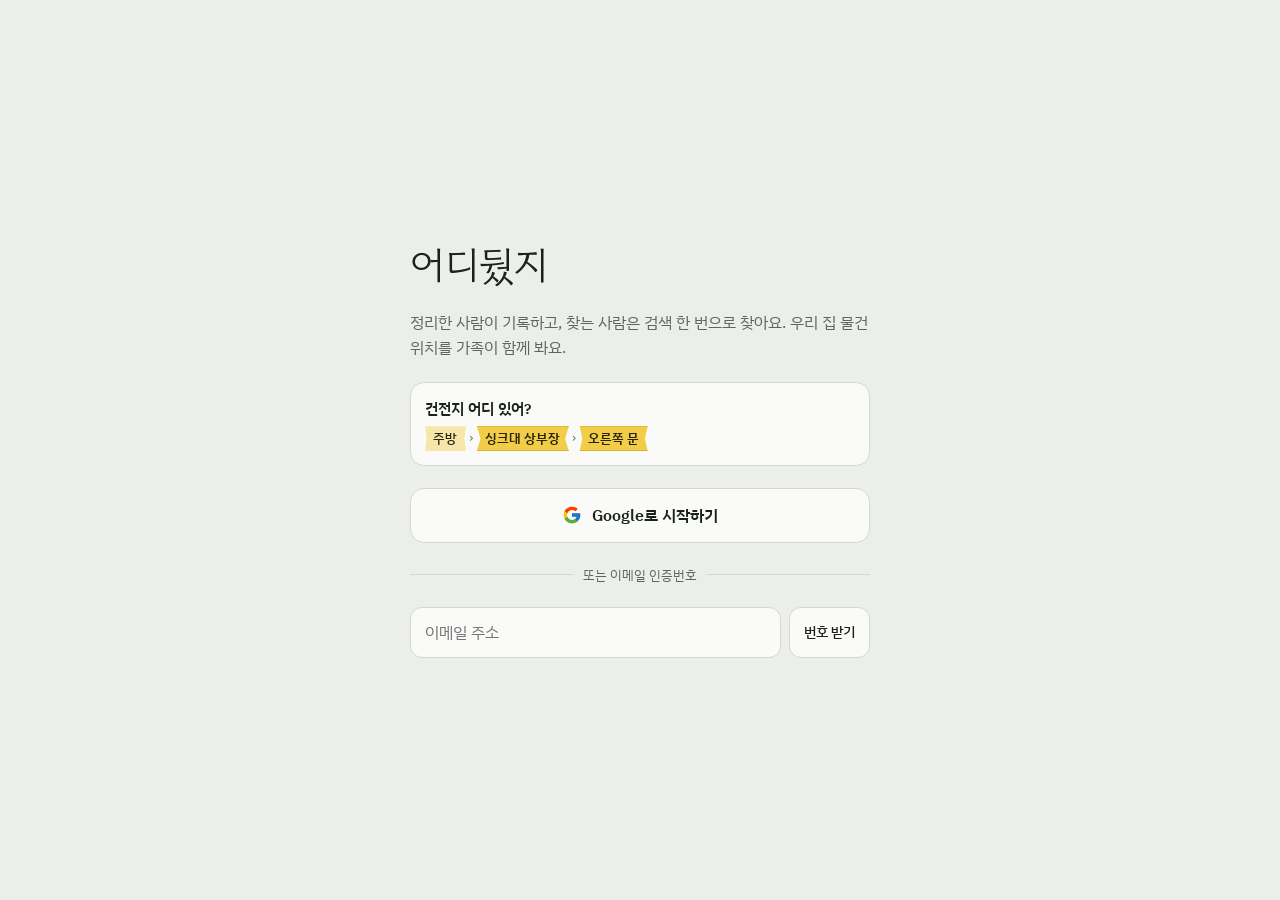
<file: index.html>
<!doctype html>
<html lang="ko">
<head>
<meta charset="utf-8">
<meta name="viewport" content="width=device-width,initial-scale=1,viewport-fit=cover">
<title>어디뒀지</title>
<meta name="description" content="정리한 물건의 위치를 사진·QR·말로 기록하고 가족이 함께 찾는 앱">
<meta name="theme-color" content="#ECEFE9" media="(prefers-color-scheme: light)">
<meta name="theme-color" content="#121714" media="(prefers-color-scheme: dark)">
<link rel="manifest" href="manifest.webmanifest">
<link rel="icon" href="icons/favicon-32.png" sizes="32x32">
<link rel="apple-touch-icon" href="icons/apple-touch-icon.png">
<meta name="apple-mobile-web-app-capable" content="yes">
<meta name="mobile-web-app-capable" content="yes">
<meta name="apple-mobile-web-app-title" content="어디뒀지">
<meta name="apple-mobile-web-app-status-bar-style" content="default">
<link rel="preconnect" href="https://fonts.googleapis.com">
<link rel="preconnect" href="https://fonts.gstatic.com" crossorigin>
<link rel="stylesheet" href="https://fonts.googleapis.com/css2?family=Gowun+Dodum&family=IBM+Plex+Mono:wght@500&family=IBM+Plex+Sans+KR:wght@400;500;600&display=swap">
<link rel="stylesheet" href="styles.css">
<style>:root{padding-top:env(safe-area-inset-top,0px);padding-bottom:env(safe-area-inset-bottom,0px)}body{margin:0}img{max-width:100%}</style>
</head>
<body>

<!-- 1. 로그인 -->
<section id="screen-login" class="wrap" hidden>
  <div class="gate">
    <h1>어디뒀지</h1>
    <p class="lead">정리한 사람이 기록하고, 찾는 사람은 검색 한 번으로 찾아요. 우리 집 물건 위치를 가족이 함께 봐요.</p>
    <div class="sample" aria-hidden="true">
      <span class="q">건전지 어디 있어?</span>
      <span class="tapes"><span class="tape dim">주방</span><i class="sep">›</i><span class="tape">싱크대 상부장</span><i class="sep">›</i><span class="tape">오른쪽 문</span></span>
    </div>
    <button class="gbtn" id="btn-google">
      <svg width="20" height="20" viewBox="0 0 48 48" aria-hidden="true"><path fill="#FFC107" d="M43.6 20.5H42V20H24v8h11.3C33.7 32.7 29.2 36 24 36c-6.6 0-12-5.4-12-12s5.4-12 12-12c3.1 0 5.8 1.2 7.9 3.1l5.7-5.7C34 6.1 29.3 4 24 4 12.9 4 4 12.9 4 24s8.9 20 20 20 20-8.9 20-20c0-1.3-.1-2.4-.4-3.5z"/><path fill="#FF3D00" d="M6.3 14.7l6.6 4.8C14.7 15.1 19 12 24 12c3.1 0 5.8 1.2 7.9 3.1l5.7-5.7C34 6.1 29.3 4 24 4 16.3 4 9.7 8.3 6.3 14.7z"/><path fill="#4CAF50" d="M24 44c5.2 0 9.9-2 13.4-5.2l-6.2-5.2C29.2 35.1 26.7 36 24 36c-5.2 0-9.6-3.3-11.3-7.9l-6.5 5C9.5 39.6 16.2 44 24 44z"/><path fill="#1976D2" d="M43.6 20.5H42V20H24v8h11.3c-.8 2.2-2.2 4.2-4.1 5.6l6.2 5.2C37 39.2 44 34 44 24c0-1.3-.1-2.4-.4-3.5z"/></svg>
      Google로 시작하기</button>
    <div class="or">또는 이메일 인증번호</div>
    <div id="email-step1" class="field">
      <div class="row"><input class="inp" id="login-email" type="email" inputmode="email" placeholder="이메일 주소" autocomplete="email"><button class="btn" id="btn-email">번호 받기</button></div>
    </div>
    <div id="email-step2" class="field" hidden>
      <label for="login-otp">메일로 받은 6자리 번호</label>
      <div class="row"><input class="inp code-inp" id="login-otp" inputmode="numeric" maxlength="8" autocomplete="one-time-code"><button class="btn primary" id="btn-otp">확인</button></div>
    </div>
    <p class="err" id="login-err" hidden></p>
  </div>
</section>

<!-- 2. 집 만들기 / 참여 -->
<section id="screen-onboard" class="wrap" hidden>
  <div class="gate">
    <h1>우리 집을<br>연결해요</h1>
    <p class="lead">한 사람이 집을 만들고, 다른 가족은 초대코드로 들어오면 같은 기록을 함께 봐요.</p>
    <div class="field"><label for="ob-name">앱에서 보일 내 이름</label><input class="inp" id="ob-name" maxlength="20" placeholder="예) 경일, 아빠, 엄마"></div>
    <div class="seg" role="group" aria-label="집 연결 방법">
      <button id="ob-tab-new" aria-pressed="true">새 집 만들기</button>
      <button id="ob-tab-join" aria-pressed="false">초대코드로 들어가기</button>
    </div>
    <div id="ob-new" class="field"><label for="ob-house">집 이름</label><input class="inp" id="ob-house" maxlength="40" value="우리 집"></div>
    <div id="ob-join" class="field" hidden><label for="ob-code">초대코드 6자리</label><input class="inp code-inp" id="ob-code" maxlength="6" autocomplete="off" placeholder="ABC123"></div>
    <button class="btn primary block" id="ob-go">시작하기</button>
    <p class="err" id="ob-err" hidden></p>
    <button class="btn" id="ob-logout" style="align-self:center">다른 계정으로 로그인</button>
  </div>
</section>

<!-- 3. 앱 -->
<div id="screen-app" hidden>
<header class="top"><div class="wrap">
  <h1 class="brand"><span id="house-name">어디뒀지</span> <small>물건 위치</small></h1>
  <div class="tools">
    <div class="status" id="status"><span class="dot"></span><span>연결 중</span></div>
    <button class="gear" data-act="settings" aria-label="설정"><svg width="20" height="20" viewBox="0 0 24 24" fill="none" stroke="currentColor" stroke-width="1.8" aria-hidden="true"><circle cx="12" cy="12" r="3"/><path d="M19.4 15a1.7 1.7 0 0 0 .3 1.8l.1.1a2 2 0 1 1-2.8 2.8l-.1-.1a1.7 1.7 0 0 0-1.8-.3 1.7 1.7 0 0 0-1 1.5V21a2 2 0 1 1-4 0v-.1a1.7 1.7 0 0 0-1.1-1.5 1.7 1.7 0 0 0-1.8.3l-.1.1a2 2 0 1 1-2.8-2.8l.1-.1a1.7 1.7 0 0 0 .3-1.8 1.7 1.7 0 0 0-1.5-1H3a2 2 0 1 1 0-4h.1a1.7 1.7 0 0 0 1.5-1.1 1.7 1.7 0 0 0-.3-1.8l-.1-.1a2 2 0 1 1 2.8-2.8l.1.1a1.7 1.7 0 0 0 1.8.3H9a1.7 1.7 0 0 0 1-1.5V3a2 2 0 1 1 4 0v.1a1.7 1.7 0 0 0 1 1.5 1.7 1.7 0 0 0 1.8-.3l.1-.1a2 2 0 1 1 2.8 2.8l-.1.1a1.7 1.7 0 0 0-.3 1.8V9a1.7 1.7 0 0 0 1.5 1H21a2 2 0 1 1 0 4h-.1a1.7 1.7 0 0 0-1.5 1z"/></svg></button>
  </div>
</div></header>

<main class="wrap">
  <div id="demo-bar" class="demo-bar" hidden></div>
  <section class="view" id="view-find">
    <div>
      <div class="search">
        <div class="search-box">
          <svg width="20" height="20" viewBox="0 0 24 24" fill="none" stroke="currentColor" stroke-width="2" aria-hidden="true"><circle cx="11" cy="11" r="7"/><path d="M20 20l-3.5-3.5"/></svg>
          <input id="q" type="search" placeholder="무엇을 찾으세요?" autocomplete="off" aria-label="물건 검색">
        </div>
        <button class="icon-btn" data-act="scan" data-target="browse" aria-label="수납함 QR 찍기">
          <svg width="22" height="22" viewBox="0 0 24 24" fill="none" stroke="currentColor" stroke-width="1.8" aria-hidden="true"><path d="M4 8V5a1 1 0 0 1 1-1h3M16 4h3a1 1 0 0 1 1 1v3M20 16v3a1 1 0 0 1-1 1h-3M8 20H5a1 1 0 0 1-1-1v-3"/><rect x="8" y="8" width="8" height="8" rx="1"/></svg>QR
        </button>
      </div>
      <p class="hint">이름, 메모, 장소로 찾아요. 초성(ㄱㅈㅈ)도 돼요.</p>
    </div>
    <div id="find-body" class="view"></div>
  </section>
  <section class="view" id="view-browse" hidden><div id="browse-body" class="view"></div></section>
  <section class="view" id="view-recent" hidden><div id="recent-body" class="view"></div></section>
</main>

<nav class="nav" aria-label="메뉴"><div class="in">
  <button class="tab" data-tab="find" aria-current="page"><svg width="22" height="22" viewBox="0 0 24 24" fill="none" stroke="currentColor" stroke-width="1.8" aria-hidden="true"><circle cx="11" cy="11" r="7"/><path d="M20 20l-3.5-3.5"/></svg>찾기</button>
  <button class="tab" data-tab="browse"><svg width="22" height="22" viewBox="0 0 24 24" fill="none" stroke="currentColor" stroke-width="1.8" aria-hidden="true"><path d="M3 10.5L12 4l9 6.5V20a1 1 0 0 1-1 1h-5v-6H9v6H4a1 1 0 0 1-1-1z"/></svg>방별 보기</button>
  <button class="fab" data-act="new-item"><svg width="18" height="18" viewBox="0 0 24 24" fill="none" stroke="currentColor" stroke-width="2.4" aria-hidden="true"><path d="M12 5v14M5 12h14"/></svg>정리 기록</button>
  <button class="tab" data-tab="recent"><svg width="22" height="22" viewBox="0 0 24 24" fill="none" stroke="currentColor" stroke-width="1.8" aria-hidden="true"><circle cx="12" cy="12" r="8.5"/><path d="M12 7.5V12l3 2"/></svg>최근 변경<span class="pip" id="pip" hidden></span></button>
</div></nav>
</div>

<div id="sheet-root"></div>
<div id="toast" class="toast" role="status" hidden></div>
<div id="print-area" aria-hidden="true"></div>
<input type="file" id="scan-cam" accept="image/*" capture="environment" hidden>
<input type="file" id="photo-cam" accept="image/*" capture="environment" hidden>
<input type="file" id="photo-lib" accept="image/*" hidden>

<script src="vendor/supabase.js"></script>
<script src="vendor/qrcode.js"></script>
<script src="vendor/jsQR.js"></script>
<script src="config.js"></script>
<script src="app.js"></script>
</body>
</html>
</file>
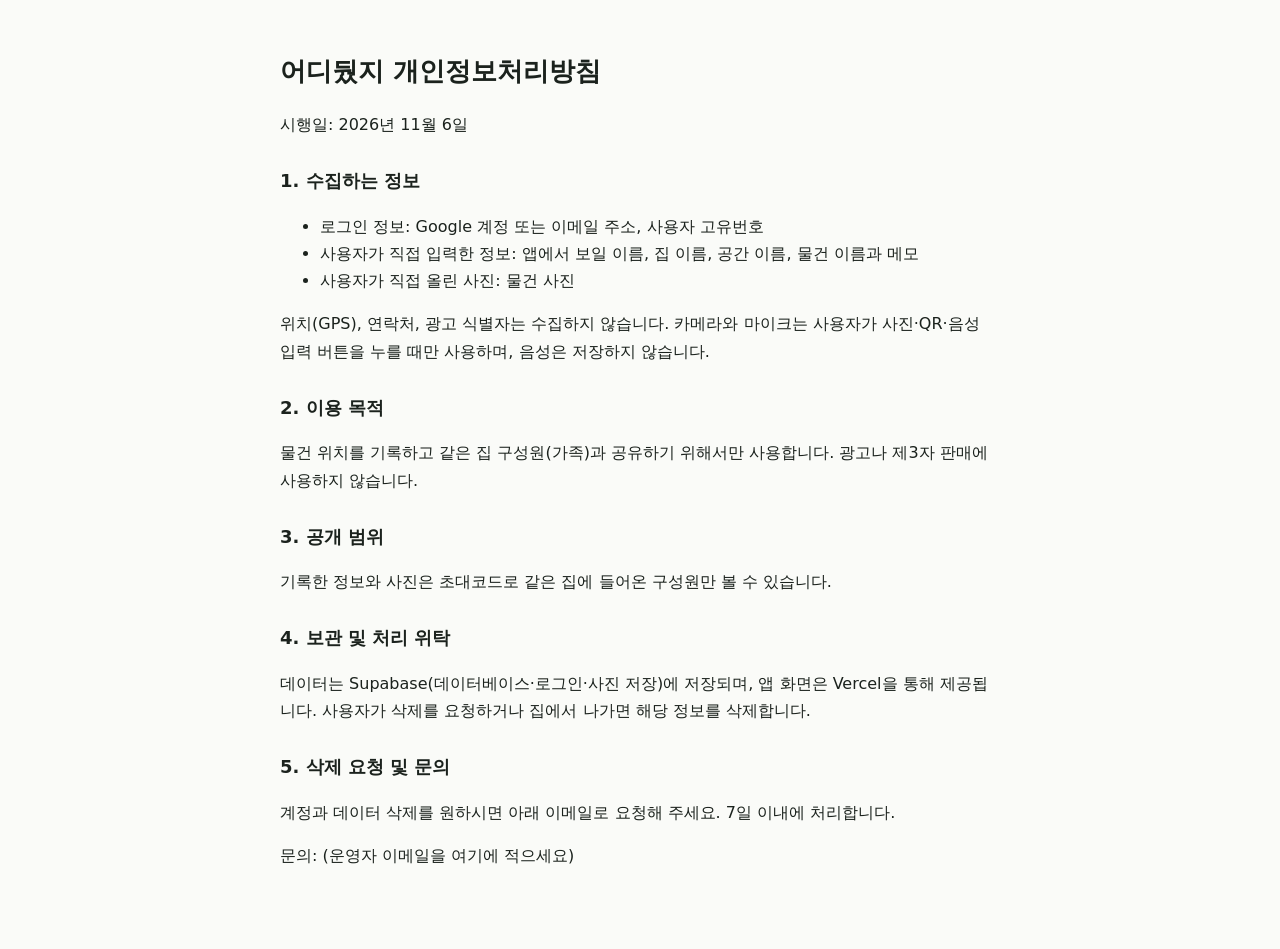
<file: privacy.html>
<!doctype html>
<html lang="ko">
<head>
<meta charset="utf-8">
<meta name="viewport" content="width=device-width,initial-scale=1">
<title>어디뒀지 개인정보처리방침</title>
<style>
body{font-family:"Apple SD Gothic Neo","Malgun Gothic",system-ui,sans-serif;line-height:1.7;color:#1B221D;background:#FAFBF8;margin:0}
main{max-width:720px;margin:0 auto;padding:32px 16px 64px}
h1{font-size:26px}h2{font-size:18px;margin-top:28px}
@media (prefers-color-scheme:dark){body{background:#121714;color:#E7ECE5}}
</style>
</head>
<body><main>
<h1>어디뒀지 개인정보처리방침</h1>
<p>시행일: 2026년 11월 6일</p>

<h2>1. 수집하는 정보</h2>
<ul>
<li>로그인 정보: Google 계정 또는 이메일 주소, 사용자 고유번호</li>
<li>사용자가 직접 입력한 정보: 앱에서 보일 이름, 집 이름, 공간 이름, 물건 이름과 메모</li>
<li>사용자가 직접 올린 사진: 물건 사진</li>
</ul>
<p>위치(GPS), 연락처, 광고 식별자는 수집하지 않습니다. 카메라와 마이크는 사용자가 사진·QR·음성 입력 버튼을 누를 때만 사용하며, 음성은 저장하지 않습니다.</p>

<h2>2. 이용 목적</h2>
<p>물건 위치를 기록하고 같은 집 구성원(가족)과 공유하기 위해서만 사용합니다. 광고나 제3자 판매에 사용하지 않습니다.</p>

<h2>3. 공개 범위</h2>
<p>기록한 정보와 사진은 초대코드로 같은 집에 들어온 구성원만 볼 수 있습니다.</p>

<h2>4. 보관 및 처리 위탁</h2>
<p>데이터는 Supabase(데이터베이스·로그인·사진 저장)에 저장되며, 앱 화면은 Vercel을 통해 제공됩니다. 사용자가 삭제를 요청하거나 집에서 나가면 해당 정보를 삭제합니다.</p>

<h2>5. 삭제 요청 및 문의</h2>
<p>계정과 데이터 삭제를 원하시면 아래 이메일로 요청해 주세요. 7일 이내에 처리합니다.</p>
<p>문의: <span id="contact">(운영자 이메일을 여기에 적으세요)</span></p>
</main></body>
</html>
</file>
<file: styles.css>
/* Layout: one-column phone app — sticky header, search-first home, bottom tab bar, bottom sheets for forms. Locations are shown as strips of label tape. */
:root{
  --bg:#ECEFE9; --surface:#FAFBF8; --sunk:#E2E7DE; --line:#D2D9CD;
  --fg:#1B221D; --muted:#5B675E;
  --ink:#2440C8; --ink-fg:#FFFFFF; --ink-soft:#DDE3FA;
  --tape:#F2CD48; --tape-fg:#2B240C; --tape-edge:#D9B22E;
  --danger:#B3352A; --ok:#2C7A4C;
  --shadow:0 1px 2px rgba(27,34,29,.06),0 6px 20px rgba(27,34,29,.07);
  --f-display:"Gowun Dodum","Apple SD Gothic Neo","Malgun Gothic",sans-serif;
  --f-body:"IBM Plex Sans KR","Apple SD Gothic Neo","Malgun Gothic",system-ui,sans-serif;
  --f-mono:"IBM Plex Mono",ui-monospace,Menlo,Consolas,monospace;
  --r:14px;
}
@media (prefers-color-scheme: dark){:root:not([data-theme="light"]){
  --bg:#121714; --surface:#1B221E; --sunk:#232B26; --line:#2F3934;
  --fg:#E7ECE5; --muted:#9BA89F;
  --ink:#8FA3FF; --ink-fg:#0E1430; --ink-soft:#252F57;
  --tape:#D8B43C; --tape-fg:#1D1806; --tape-edge:#B8962A;
  --danger:#FF8C80; --ok:#6FD39A;
  --shadow:0 1px 2px rgba(0,0,0,.3),0 6px 20px rgba(0,0,0,.25);
  color-scheme:dark}}
:root[data-theme="dark"]{
  --bg:#121714; --surface:#1B221E; --sunk:#232B26; --line:#2F3934;
  --fg:#E7ECE5; --muted:#9BA89F;
  --ink:#8FA3FF; --ink-fg:#0E1430; --ink-soft:#252F57;
  --tape:#D8B43C; --tape-fg:#1D1806; --tape-edge:#B8962A;
  --danger:#FF8C80; --ok:#6FD39A;
  --shadow:0 1px 2px rgba(0,0,0,.3),0 6px 20px rgba(0,0,0,.25);
  color-scheme:dark}
*{box-sizing:border-box}
[hidden]{display:none!important}
body{background:var(--bg);color:var(--fg);font-family:var(--f-body);font-size:15px;line-height:1.55;-webkit-tap-highlight-color:transparent}
body::before{content:"";position:fixed;inset:0 0 auto;height:env(safe-area-inset-top,0px);z-index:10;background:var(--bg)}
button,input,select,textarea{font:inherit;color:inherit}
button{cursor:pointer}
:focus-visible{outline:2px solid var(--ink);outline-offset:2px}
.wrap{max-width:640px;margin:0 auto;padding-left:max(16px,env(safe-area-inset-left,0px));padding-right:max(16px,env(safe-area-inset-right,0px))}

/* header */
.top{position:sticky;top:env(safe-area-inset-top,0px);z-index:5;background:var(--bg)}
.top .wrap{display:flex;align-items:center;justify-content:space-between;gap:12px;padding-block:14px 10px}
.brand{font-family:var(--f-display);font-size:24px;letter-spacing:-.01em;margin:0;display:flex;align-items:baseline;gap:8px}
.brand small{font-family:var(--f-body);font-size:12px;color:var(--muted);letter-spacing:0}
.status{display:flex;align-items:center;gap:6px;font-size:12px;color:var(--muted);white-space:nowrap}
.dot{width:8px;height:8px;border-radius:50%;background:var(--muted)}
.dot.live{background:var(--ok);box-shadow:0 0 0 3px color-mix(in srgb,var(--ok) 25%,transparent)}
.demo-bar{background:var(--ink-soft);color:var(--fg);font-size:13px;border-radius:10px;padding:8px 12px;margin-bottom:10px}

main{padding-bottom:calc(110px + env(safe-area-inset-bottom,0px))}
.view{display:flex;flex-direction:column;gap:18px;padding-top:4px}
h2.sec{font-size:12px;font-weight:600;letter-spacing:.08em;color:var(--muted);margin:0 0 8px;text-transform:uppercase}

/* search */
.search{display:flex;gap:8px;align-items:stretch}
.search-box{flex:1;min-width:0;position:relative}
.search-box input{width:100%;height:54px;border-radius:16px;border:1.5px solid var(--line);background:var(--surface);padding:0 16px 0 44px;font-size:17px;box-shadow:var(--shadow)}
.search-box input:focus{border-color:var(--ink);outline:none}
.search-box svg{position:absolute;left:15px;top:50%;transform:translateY(-50%);color:var(--muted)}
.icon-btn{flex:none;height:54px;min-width:54px;border-radius:16px;border:1.5px solid var(--line);background:var(--surface);display:flex;flex-direction:column;align-items:center;justify-content:center;font-size:11px;color:var(--muted);gap:2px;padding:0 8px}
.icon-btn svg{color:var(--fg)}
.hint{font-size:13px;color:var(--muted);margin:6px 2px 0}

/* label tape */
.tapes{display:flex;flex-wrap:wrap;align-items:center;gap:4px 2px;min-width:0}
.tape{font-family:var(--f-body);font-weight:600;font-size:12.5px;background:var(--tape);color:var(--tape-fg);padding:2px 9px 2px 8px;line-height:1.5;
  clip-path:polygon(0 0,100% 0,96% 50%,100% 100%,0 100%,4% 50%);border-top:1px solid var(--tape-edge);border-bottom:1px solid var(--tape-edge);word-break:keep-all}
.tape.dim{background:color-mix(in srgb,var(--tape) 45%,var(--surface));border-color:transparent;font-weight:500}
.sep{font-style:normal;color:var(--muted);font-size:12px;padding:0 1px}
.nopath{font-size:12.5px;color:var(--danger)}

/* cards */
.list{display:flex;flex-direction:column;gap:8px}
.card{display:flex;gap:12px;align-items:center;text-align:left;width:100%;background:var(--surface);border:1px solid var(--line);border-radius:var(--r);padding:10px}
.card:active{transform:scale(.99)}
.thumb{flex:none;width:56px;height:56px;border-radius:10px;background:var(--sunk);display:grid;place-items:center;font-family:var(--f-display);font-size:22px;color:var(--muted);overflow:hidden}
.thumb img{width:100%;height:100%;object-fit:cover;display:block}
.cbody{flex:1;min-width:0;display:flex;flex-direction:column;gap:4px}
.cname{font-weight:600;font-size:16px;line-height:1.3;overflow-wrap:anywhere}
.cmeta{font-size:12px;color:var(--muted)}
.empty{background:var(--surface);border:1.5px dashed var(--line);border-radius:var(--r);padding:22px 18px;text-align:center;color:var(--muted)}
.empty strong{display:block;color:var(--fg);font-family:var(--f-display);font-size:19px;font-weight:400;margin-bottom:4px}

.banner{display:flex;gap:12px;align-items:center;width:100%;text-align:left;border:none;border-radius:var(--r);background:var(--ink);color:var(--ink-fg);padding:12px 14px}
.banner b{font-weight:600}
.banner .bsub{display:block;font-size:13px;opacity:.85;overflow-wrap:anywhere}
.badge{flex:none;min-width:30px;height:30px;border-radius:15px;background:var(--ink-fg);color:var(--ink);display:grid;place-items:center;font-weight:700;font-variant-numeric:tabular-nums;padding:0 8px}

.chips{display:flex;flex-wrap:wrap;gap:6px}
.chip{border:1px solid var(--line);background:var(--surface);border-radius:999px;padding:6px 12px;font-size:14px}
.chip[aria-pressed="true"]{background:var(--fg);color:var(--bg);border-color:var(--fg)}
.chip small{color:var(--muted);margin-left:4px;font-variant-numeric:tabular-nums}
.chip[aria-pressed="true"] small{color:inherit;opacity:.7}

/* browse */
.crumbs{display:flex;flex-wrap:wrap;gap:4px;align-items:center;font-size:14px}
.crumbs button{border:none;background:none;padding:4px 2px;color:var(--ink);font-weight:500}
.crumbs .here{font-family:var(--f-display);font-size:22px;color:var(--fg);width:100%;padding:2px 0 0}
.places{display:grid;grid-template-columns:repeat(auto-fill,minmax(150px,1fr));gap:8px}
.place{display:flex;flex-direction:column;align-items:flex-start;gap:6px;text-align:left;background:var(--surface);border:1px solid var(--line);border-radius:var(--r);padding:12px;min-width:0}
.place .pn{font-weight:600;font-size:16px;line-height:1.3;overflow-wrap:anywhere}
.place .pm{display:flex;gap:6px;align-items:center;font-size:12px;color:var(--muted);flex-wrap:wrap}
.kind{font-family:var(--f-mono);font-size:10.5px;letter-spacing:.04em;border:1px solid var(--line);border-radius:4px;padding:0 5px;color:var(--muted)}
.kind.box{border-color:var(--tape-edge);color:var(--fg);background:color-mix(in srgb,var(--tape) 30%,transparent)}
.actions{display:flex;flex-wrap:wrap;gap:8px}
.btn{border:1px solid var(--line);background:var(--surface);border-radius:12px;padding:10px 14px;font-size:14px;font-weight:500}
.btn.primary{background:var(--ink);color:var(--ink-fg);border-color:var(--ink)}
.btn.danger{color:var(--danger);border-color:color-mix(in srgb,var(--danger) 40%,var(--line))}
.btn.danger.solid{background:var(--danger);color:var(--surface);border-color:var(--danger)}
.btn.block{width:100%;padding:14px;font-size:16px}
.btn:disabled{opacity:.5}

/* recent */
.day{font-size:13px;font-weight:600;color:var(--muted);margin:6px 0 2px}
.log{display:flex;gap:10px;text-align:left;width:100%;background:var(--surface);border:1px solid var(--line);border-radius:12px;padding:10px 12px}
.who{flex:none;width:34px;height:34px;border-radius:50%;display:grid;place-items:center;font-size:12px;font-weight:600;background:var(--sunk)}
.who.me{background:var(--ink-soft);color:var(--fg)}
.who.other{background:var(--tape);color:var(--tape-fg)}
.lbody{flex:1;min-width:0;display:flex;flex-direction:column;gap:3px}
.lhead{font-size:14px;overflow-wrap:anywhere}
.lhead b{font-weight:600}
.move{font-size:12.5px;color:var(--muted);overflow-wrap:anywhere}
.move .to{color:var(--fg);font-weight:500}
.ltime{font-size:12px;color:var(--muted);font-variant-numeric:tabular-nums;white-space:nowrap}

/* bottom nav */
.nav{position:fixed;left:0;right:0;bottom:0;z-index:6;background:color-mix(in srgb,var(--surface) 94%,transparent);backdrop-filter:blur(10px);border-top:1px solid var(--line);
  padding-bottom:env(safe-area-inset-bottom,0px);padding-left:env(safe-area-inset-left,0px);padding-right:env(safe-area-inset-right,0px)}
.nav .in{max-width:640px;margin:0 auto;display:grid;grid-template-columns:1fr 1fr 1.2fr 1fr;align-items:center;padding:6px 8px}
.tab{border:none;background:none;display:flex;flex-direction:column;align-items:center;gap:2px;font-size:11.5px;color:var(--muted);padding:6px 0;position:relative}
.tab[aria-current="page"]{color:var(--fg);font-weight:600}
.tab .pip{position:absolute;top:2px;right:calc(50% - 18px);min-width:16px;height:16px;border-radius:8px;background:var(--danger);color:var(--surface);font-size:10px;display:grid;place-items:center;padding:0 4px;font-weight:700}
.fab{border:none;background:var(--ink);color:var(--ink-fg);border-radius:16px;height:48px;margin:0 6px;font-weight:600;font-size:14px;display:flex;align-items:center;justify-content:center;gap:6px;box-shadow:var(--shadow)}

/* sheet */
.scrim{position:fixed;inset:0;z-index:20;background:rgba(10,14,12,.45);display:flex;align-items:flex-end;justify-content:center}
.sheet{width:100%;max-width:640px;max-height:92%;overflow:auto;background:var(--bg);border-radius:20px 20px 0 0;
  padding:8px max(16px,env(safe-area-inset-right,0px)) calc(20px + env(safe-area-inset-bottom,0px)) max(16px,env(safe-area-inset-left,0px));display:flex;flex-direction:column;gap:16px}
.grab{width:40px;height:4px;border-radius:2px;background:var(--line);margin:4px auto 0}
.shead{display:flex;justify-content:space-between;align-items:center;gap:10px}
.shead h3{font-family:var(--f-display);font-weight:400;font-size:22px;margin:0;overflow-wrap:anywhere;min-width:0}
.x{border:none;background:var(--sunk);width:36px;height:36px;border-radius:50%;font-size:18px;flex:none}
.field{display:flex;flex-direction:column;gap:6px}
.field>label,.flabel{font-size:13px;font-weight:600;color:var(--muted)}
.inp{width:100%;border:1.5px solid var(--line);background:var(--surface);border-radius:12px;padding:12px 14px;font-size:16px}
.inp:focus{outline:none;border-color:var(--ink)}
textarea.inp{min-height:70px;resize:vertical}
.row{display:flex;gap:8px;align-items:stretch}
.row .inp{flex:1;min-width:0}
.voice{background:var(--surface);border:1.5px dashed var(--ink);border-radius:var(--r);padding:12px;display:flex;flex-direction:column;gap:8px}
.voice .flabel{color:var(--ink)}
.photo{display:flex;gap:10px;align-items:center}
.pprev{width:84px;height:84px;border-radius:12px;background:var(--sunk);display:grid;place-items:center;overflow:hidden;color:var(--muted);font-size:12px;flex:none;text-align:center}
.pprev img{width:100%;height:100%;object-fit:cover}
.pbtns{display:flex;flex-wrap:wrap;gap:6px}
.picker{background:var(--surface);border:1.5px solid var(--line);border-radius:var(--r);padding:12px;display:flex;flex-direction:column;gap:10px}
.pk-list{display:flex;flex-wrap:wrap;gap:6px}
.pk-list button{border:1px solid var(--line);background:var(--bg);border-radius:10px;padding:8px 12px;font-size:14px;display:flex;align-items:center;gap:6px}
.pk-tools{display:flex;gap:6px;flex-wrap:wrap}
.pk-tools button{border:none;background:var(--sunk);border-radius:8px;padding:6px 10px;font-size:13px}
.big-photo{width:100%;max-height:340px;object-fit:cover;border-radius:var(--r);display:block;max-width:100%}
.memo{background:var(--surface);border-radius:12px;padding:12px;white-space:pre-wrap;overflow-wrap:anywhere}
.confirm{display:flex;flex-direction:column;gap:8px;background:color-mix(in srgb,var(--danger) 10%,var(--surface));border:1px solid color-mix(in srgb,var(--danger) 40%,var(--line));border-radius:12px;padding:12px}
.label-prev{background:#fff;border-radius:12px;padding:8px;border:1px solid var(--line)}
.label-prev img{display:block;width:100%;height:auto}
#qr-hidden{position:absolute;left:-9999px;top:0}

.toast{position:fixed;left:50%;transform:translateX(-50%);bottom:calc(84px + env(safe-area-inset-bottom,0px));z-index:30;background:var(--fg);color:var(--bg);padding:10px 16px;border-radius:12px;font-size:14px;max-width:calc(100% - 32px);box-shadow:var(--shadow)}
.skel{height:64px;border-radius:var(--r);background:var(--sunk);animation:pulse 1.4s ease-in-out infinite}
@keyframes pulse{50%{opacity:.55}}
@media (prefers-reduced-motion:reduce){.skel{animation:none}.card:active{transform:none}}

/* ---------- PWA additions ---------- */
html,body{min-height:100%}
.top .tools{display:flex;align-items:center;gap:8px}
.gear{border:1px solid var(--line);background:var(--surface);width:38px;height:38px;border-radius:12px;display:grid;place-items:center;color:var(--fg)}

/* login / onboarding */
.gate{min-height:100vh;min-height:100dvh;display:flex;flex-direction:column;justify-content:center;gap:22px;padding-block:40px;max-width:460px;margin:0 auto}
.gate h1{font-family:var(--f-display);font-weight:400;font-size:40px;line-height:1.15;margin:0;text-wrap:balance}
.gate .lead{font-size:16px;color:var(--muted);margin:0}
.gate .sample{display:flex;flex-direction:column;gap:6px;background:var(--surface);border:1px solid var(--line);border-radius:var(--r);padding:14px}
.gate .sample .q{font-weight:600}
.gbtn{display:flex;align-items:center;justify-content:center;gap:10px;width:100%;border:1.5px solid var(--line);background:var(--surface);border-radius:14px;padding:14px;font-size:16px;font-weight:600}
.gbtn svg{flex:none}
.or{display:flex;align-items:center;gap:10px;color:var(--muted);font-size:13px}
.or::before,.or::after{content:"";flex:1;height:1px;background:var(--line)}
.err{color:var(--danger);font-size:14px;margin:0}
.seg{display:grid;grid-template-columns:1fr 1fr;gap:6px;background:var(--sunk);border-radius:12px;padding:4px}
.seg button{border:none;background:none;border-radius:9px;padding:10px;font-weight:600;color:var(--muted)}
.seg button[aria-pressed="true"]{background:var(--surface);color:var(--fg);box-shadow:var(--shadow)}
.code-inp{font-family:var(--f-mono);letter-spacing:.3em;text-transform:uppercase;text-align:center;font-size:22px}

/* settings */
.code-box{display:flex;align-items:center;justify-content:space-between;gap:10px;background:var(--surface);border:1.5px dashed var(--tape-edge);border-radius:var(--r);padding:12px 14px}
.code-box .code{font-family:var(--f-mono);font-size:26px;letter-spacing:.18em}
.mem{display:flex;align-items:center;gap:10px;padding:8px 0;border-bottom:1px solid var(--line)}
.mem:last-child{border-bottom:none}
.mem .nm{flex:1;min-width:0;overflow-wrap:anywhere}

/* voice */
.mic{flex:none;width:48px;border-radius:12px;border:1.5px solid var(--ink);background:var(--surface);color:var(--ink);display:grid;place-items:center}
.mic.on{background:var(--danger);border-color:var(--danger);color:var(--surface);animation:pulse 1s ease-in-out infinite}

/* scanner */
.scan-wrap{position:relative;border-radius:var(--r);overflow:hidden;background:#000;aspect-ratio:3/4;max-width:100%;max-height:60vh;margin:0 auto;width:100%}
.scan-wrap video{width:100%;height:100%;object-fit:cover;display:block}
.scan-frame{position:absolute;inset:18%;border:3px solid var(--tape);border-radius:16px;box-shadow:0 0 0 999px rgba(0,0,0,.35)}
.scan-msg{position:absolute;left:0;right:0;bottom:12px;text-align:center;color:#fff;font-size:14px;text-shadow:0 1px 3px #000}

.install{display:flex;gap:12px;align-items:center;background:var(--surface);border:1px solid var(--line);border-radius:var(--r);padding:12px 14px}
.install p{margin:0;flex:1;min-width:0;font-size:14px}

/* print labels */
#print-area{display:none}
@media print{
  body *{visibility:hidden}
  #print-area,#print-area *{visibility:visible}
  #print-area{display:grid;position:absolute;left:0;top:0;width:100%;grid-template-columns:1fr 1fr;gap:6mm;padding:8mm;background:#fff}
  #print-area img{width:100%;border:1px dashed #999;break-inside:avoid}
}
</file>
